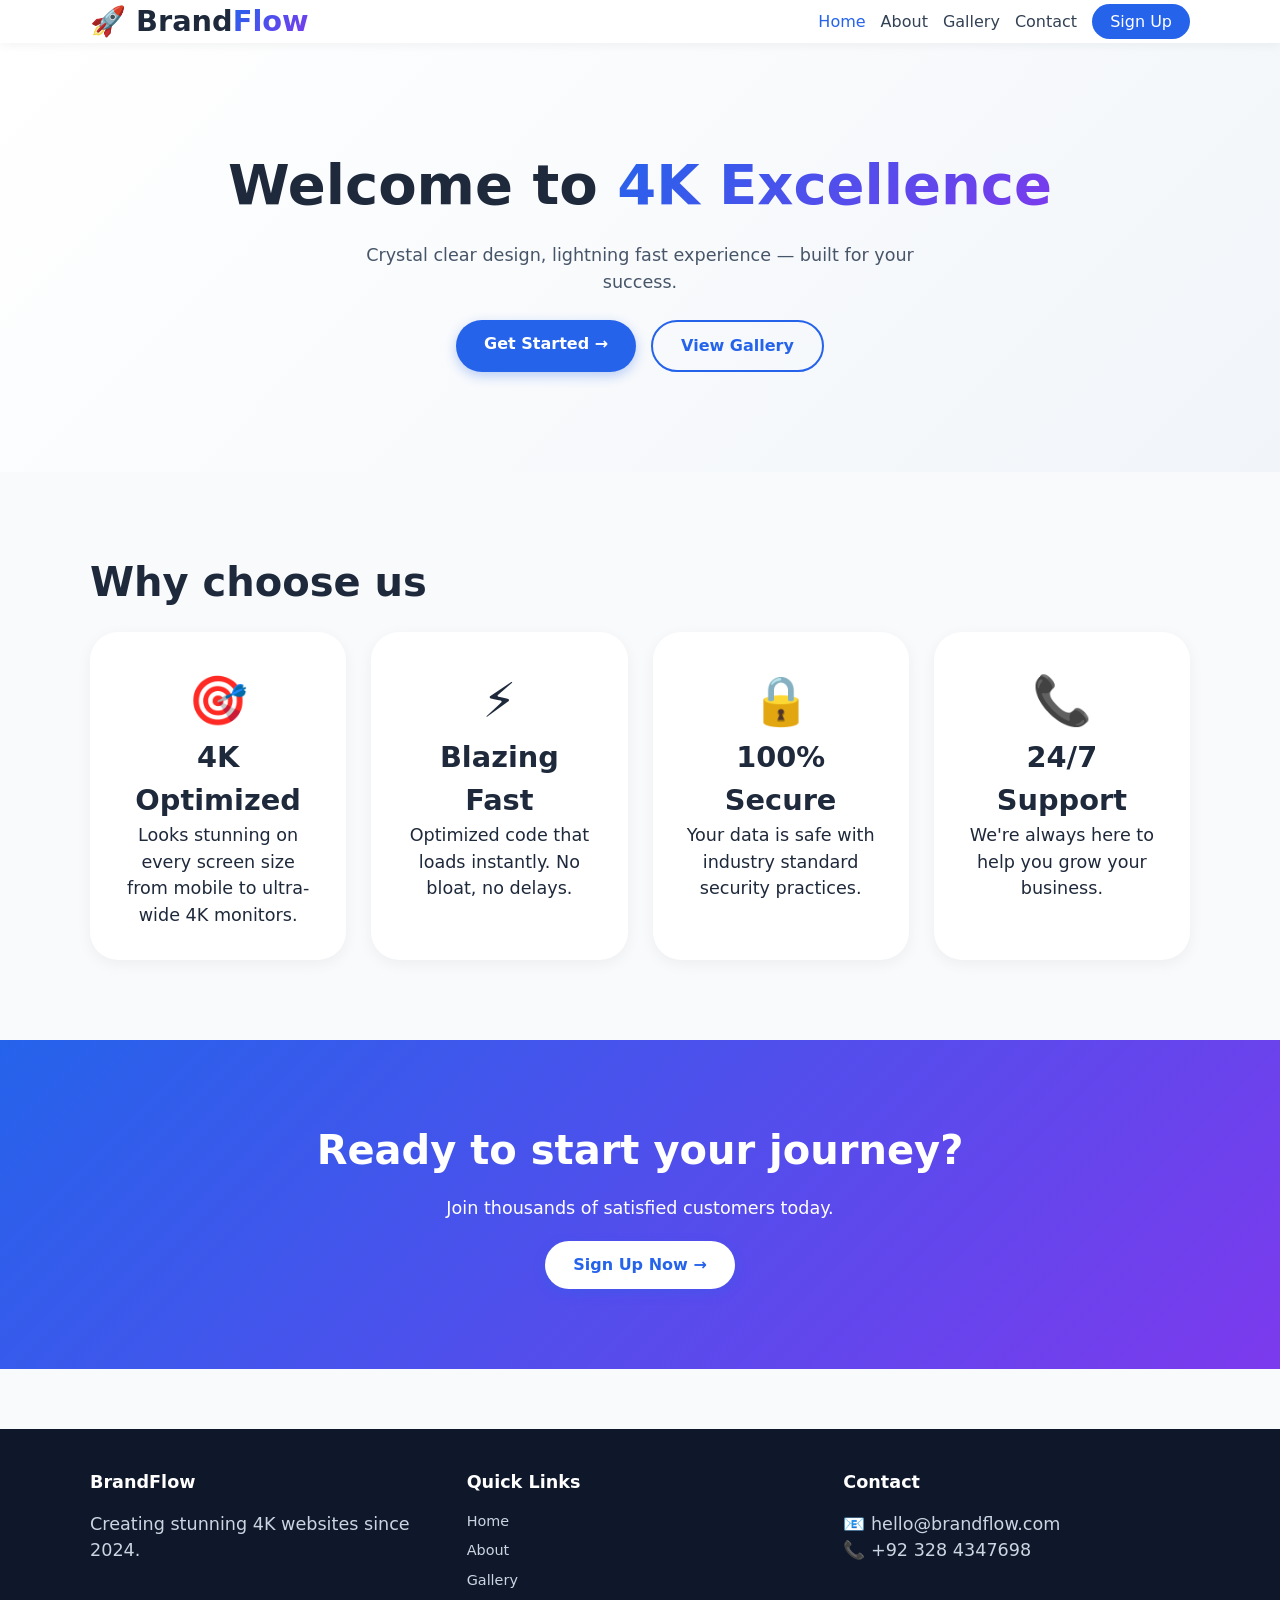
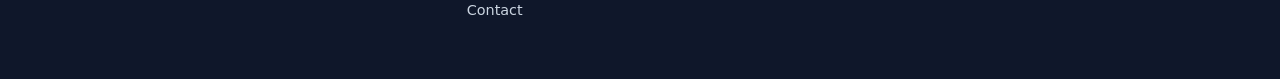
<file: index.html>
<!DOCTYPE html>
<html lang="en">
<head>
    <meta charset="UTF-8">
    <meta name="viewport" content="width=device-width, initial-scale=1.0">
    <title>Home | 4K Website</title>
    <link rel="stylesheet" href="style.css">
</head>
<body>
    <header>
        <nav class="container">
            <div class="logo">🚀 Brand<span>Flow</span></div>
            <ul class="nav-links" id="navLinks">
                <li><a href="index.html" class="active">Home</a></li>
                <li><a href="about.html">About</a></li>
                <li><a href="gallery.html">Gallery</a></li>
                <li><a href="contact.html">Contact</a></li>
                <li id="authNavItem"><a href="signup.html" class="btn-small">Sign Up</a></li>
            </ul>
        </nav>
    </header>

    <main>
        <section class="hero">
            <div class="container">
                <h1>Welcome to <span class="gradient-text">4K Excellence</span></h1>
                <p>Crystal clear design, lightning fast experience — built for your success.</p>
                <div class="hero-buttons">
                    <a href="signup.html" class="btn btn-primary">Get Started →</a>
                    <a href="gallery.html" class="btn btn-outline">View Gallery</a>
                </div>
            </div>
        </section>

        <section class="features">
            <div class="container">
                <h2>Why choose us</h2>
                <div class="features-grid">
                    <div class="feature-card">
                        <div class="icon">🎯</div>
                        <h3>4K Optimized</h3>
                        <p>Looks stunning on every screen size from mobile to ultra-wide 4K monitors.</p>
                    </div>
                    <div class="feature-card">
                        <div class="icon">⚡</div>
                        <h3>Blazing Fast</h3>
                        <p>Optimized code that loads instantly. No bloat, no delays.</p>
                    </div>
                    <div class="feature-card">
                        <div class="icon">🔒</div>
                        <h3>100% Secure</h3>
                        <p>Your data is safe with industry standard security practices.</p>
                    </div>
                    <div class="feature-card">
                        <div class="icon">📞</div>
                        <h3>24/7 Support</h3>
                        <p>We're always here to help you grow your business.</p>
                    </div>
                </div>
            </div>
        </section>

        <section class="cta">
            <div class="container">
                <h2>Ready to start your journey?</h2>
                <p>Join thousands of satisfied customers today.</p>
                <a href="signup.html" class="btn btn-primary">Sign Up Now →</a>
            </div>
        </section>
    </main>

    <footer>
        <div class="container">
            <div class="footer-content">
                <div class="footer-section">
                    <h4>BrandFlow</h4>
                    <p>Creating stunning 4K websites since 2024.</p>
                </div>
                <div class="footer-section">
                    <h4>Quick Links</h4>
                    <a href="index.html">Home</a>
                    <a href="about.html">About</a>
                    <a href="gallery.html">Gallery</a>
                    <a href="contact.html">Contact</a>
                </div>
                <div class="footer-section">
                    <h4>Contact</h4>
                    <p>📧 hello@brandflow.com</p>
                    <p>📞 +92 328 4347698</p>
                </div>
            </div>
        </div>
    </footer>

    <style>
        /* User Dropdown Styles */
        .user-dropdown {
            position: relative;
            display: inline-block;
        }
        .user-name {
            background: linear-gradient(135deg, #2563eb, #7c3aed);
            color: white;
            padding: 8px 20px;
            border-radius: 30px;
            cursor: pointer;
            font-weight: 500;
            display: flex;
            align-items: center;
            gap: 8px;
        }
        .dropdown-content {
            display: none;
            position: absolute;
            right: 0;
            background: white;
            min-width: 160px;
            box-shadow: 0 8px 20px rgba(0,0,0,0.1);
            border-radius: 16px;
            z-index: 1;
            margin-top: 8px;
        }
        .dropdown-content a {
            color: #1e293b !important;
            padding: 12px 16px;
            display: block;
            text-align: left;
            text-decoration: none;
        }
        .dropdown-content a:hover {
            background: #f1f5f9;
            border-radius: 16px;
        }
        .user-dropdown:hover .dropdown-content {
            display: block;
        }
        .toast-message {
            position: fixed;
            bottom: 30px;
            right: 30px;
            background: #10b981;
            color: white;
            padding: 12px 24px;
            border-radius: 50px;
            z-index: 1000;
            animation: slideIn 0.3s ease;
        }
        @keyframes slideIn {
            from {
                transform: translateX(100px);
                opacity: 0;
            }
            to {
                transform: translateX(0);
                opacity: 1;
            }
        }
    </style>

    <script>
        const authNavItem = document.getElementById('authNavItem');

        // Show toast notification
        function showToast(message) {
            const toast = document.createElement('div');
            toast.className = 'toast-message';
            toast.textContent = message;
            document.body.appendChild(toast);
            setTimeout(() => {
                toast.remove();
            }, 3000);
        }

        // Update navigation bar to show user name instead of signup button
        function updateNavForLoggedInUser(firstName, lastName) {
            const fullName = `${firstName} ${lastName}`;
            authNavItem.innerHTML = `
                <div class="user-dropdown">
                    <div class="user-name">
                        👤 ${fullName}
                        ▼
                    </div>
                    <div class="dropdown-content">
                        <a href="profile.html">📋 My Profile</a>
                        <a href="#" id="logoutLink">🚪 Logout</a>
                    </div>
                </div>
            `;
            
            // Add logout functionality
            const logoutLink = document.getElementById('logoutLink');
            if (logoutLink) {
                logoutLink.addEventListener('click', (e) => {
                    e.preventDefault();
                    localStorage.removeItem('loggedInUser');
                    showToast('Logged out successfully!');
                    setTimeout(() => {
                        window.location.href = 'index.html';
                    }, 1000);
                });
            }
        }

        // Check if user is already logged in
        function checkLoginStatus() {
            const loggedInUser = localStorage.getItem('loggedInUser');
            if (loggedInUser) {
                const user = JSON.parse(loggedInUser);
                updateNavForLoggedInUser(user.firstName, user.lastName);
            }
        }

        // Run on page load
        checkLoginStatus();
    </script>
</body>
</html>
</file>
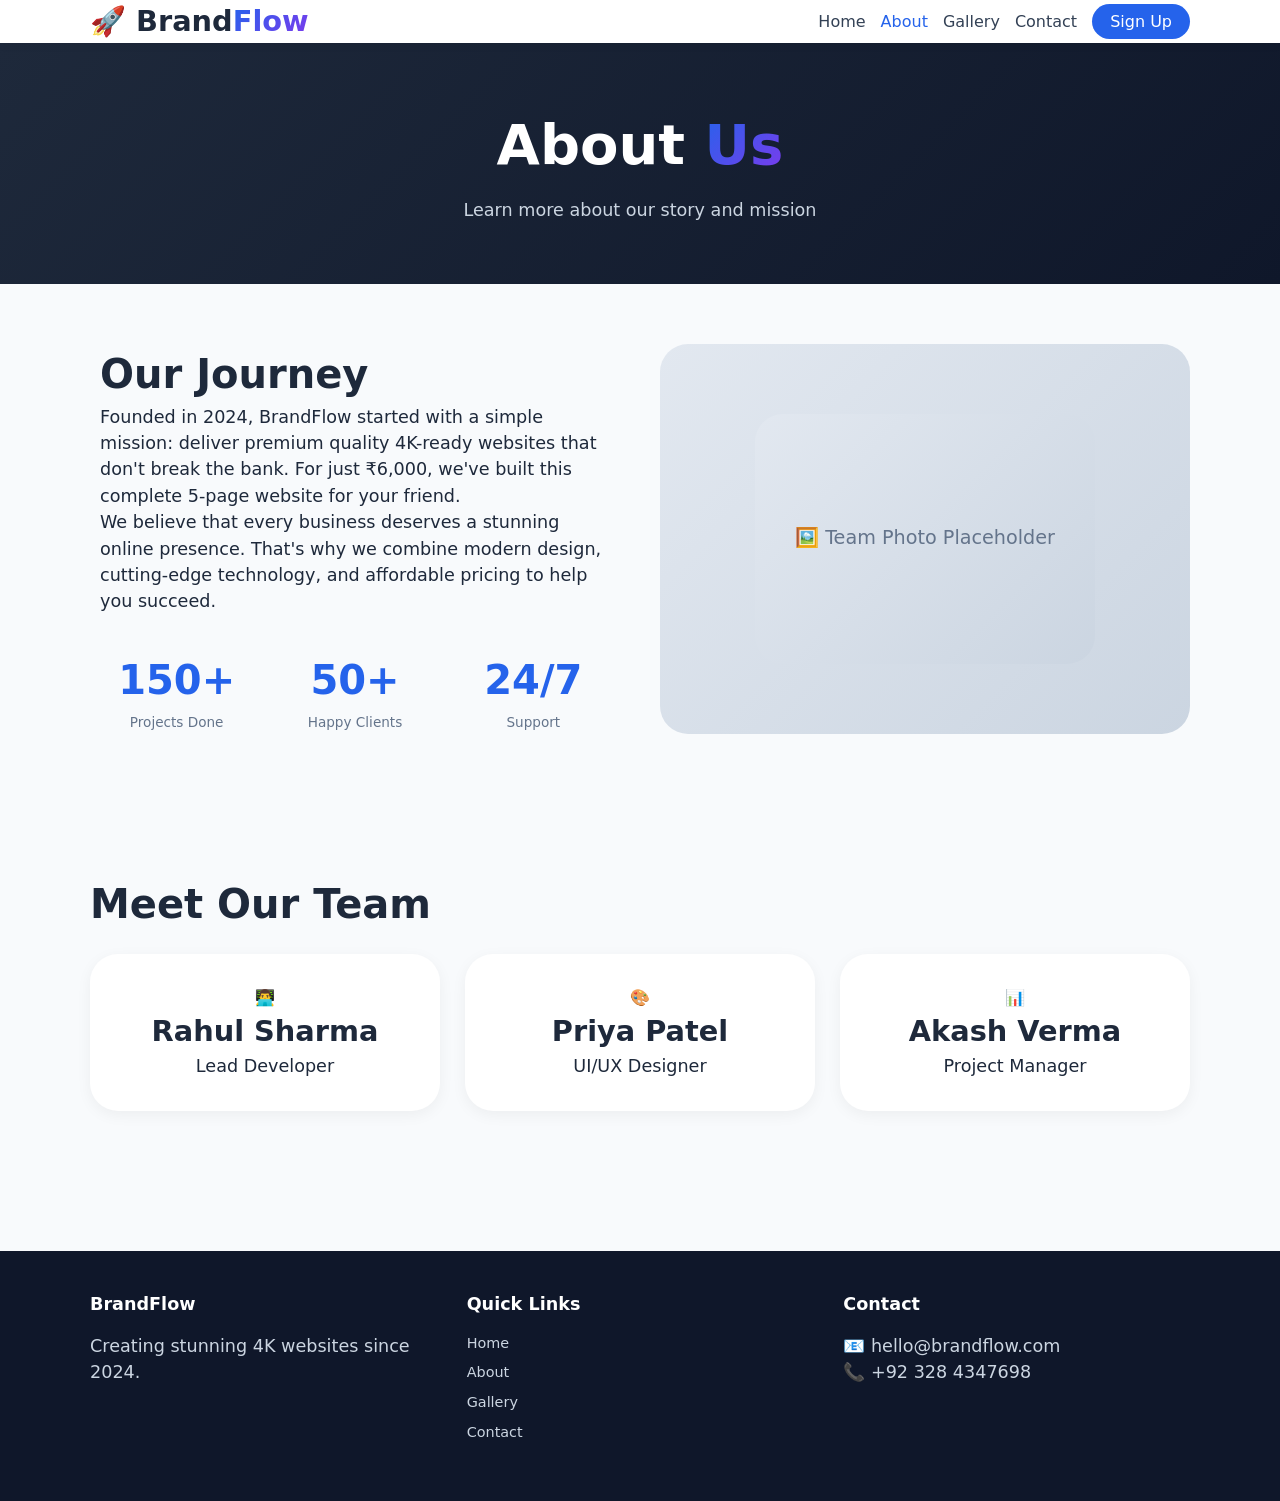
<file: about.html>
<!DOCTYPE html>
<html lang="en">
<head>
    <meta charset="UTF-8">
    <meta name="viewport" content="width=device-width, initial-scale=1.0">
    <title>About | 4K Website</title>
    <link rel="stylesheet" href="style.css">
</head>
<body>
    <header>
        <nav class="container">
            <div class="logo">🚀 Brand<span>Flow</span></div>
            <ul class="nav-links" id="navLinks">
                <li><a href="index.html">Home</a></li>
                <li><a href="about.html" class="active">About</a></li>
                <li><a href="gallery.html">Gallery</a></li>
                <li><a href="contact.html">Contact</a></li>
                <li id="authNavItem"><a href="signup.html" class="btn-small">Sign Up</a></li>
            </ul>
        </nav>
    </header>

    <main>
        <section class="page-header">
            <div class="container">
                <h1>About <span class="gradient-text">Us</span></h1>
                <p>Learn more about our story and mission</p>
            </div>
        </section>

        <section class="about-story">
            <div class="container">
                <div class="about-grid">
                    <div class="about-content">
                        <h2>Our Journey</h2>
                        <p>Founded in 2024, BrandFlow started with a simple mission: deliver premium quality 4K-ready websites that don't break the bank. For just ₹6,000, we've built this complete 5-page website for your friend.</p>
                        <p>We believe that every business deserves a stunning online presence. That's why we combine modern design, cutting-edge technology, and affordable pricing to help you succeed.</p>
                        <div class="stats">
                            <div class="stat">
                                <span class="stat-number">150+</span>
                                <span class="stat-label">Projects Done</span>
                            </div>
                            <div class="stat">
                                <span class="stat-number">50+</span>
                                <span class="stat-label">Happy Clients</span>
                            </div>
                            <div class="stat">
                                <span class="stat-number">24/7</span>
                                <span class="stat-label">Support</span>
                            </div>
                        </div>
                    </div>
                    <div class="about-image">
                        <div class="image-placeholder">
                            🖼️ Team Photo Placeholder
                        </div>
                    </div>
                </div>
            </div>
        </section>

        <section class="team">
            <div class="container">
                <h2>Meet Our Team</h2>
                <div class="team-grid">
                    <div class="team-card">
                        <div class="team-avatar">👨‍💻</div>
                        <h3>Rahul Sharma</h3>
                        <p>Lead Developer</p>
                    </div>
                    <div class="team-card">
                        <div class="team-avatar">🎨</div>
                        <h3>Priya Patel</h3>
                        <p>UI/UX Designer</p>
                    </div>
                    <div class="team-card">
                        <div class="team-avatar">📊</div>
                        <h3>Akash Verma</h3>
                        <p>Project Manager</p>
                    </div>
                </div>
            </div>
        </section>
    </main>

    <footer>
        <div class="container">
            <div class="footer-content">
                <div class="footer-section">
                    <h4>BrandFlow</h4>
                    <p>Creating stunning 4K websites since 2024.</p>
                </div>
                <div class="footer-section">
                    <h4>Quick Links</h4>
                    <a href="index.html">Home</a>
                    <a href="about.html">About</a>
                    <a href="gallery.html">Gallery</a>
                    <a href="contact.html">Contact</a>
                </div>
                <div class="footer-section">
                    <h4>Contact</h4>
                    <p>📧 hello@brandflow.com</p>
                    <p>📞 +92 328 4347698</p>
                </div>
            </div>
        </div>
    </footer>
        <script>
        const authNavItem = document.getElementById('authNavItem');

        // Show toast notification
        function showToast(message) {
            const toast = document.createElement('div');
            toast.className = 'toast-message';
            toast.textContent = message;
            document.body.appendChild(toast);
            setTimeout(() => {
                toast.remove();
            }, 3000);
        }

        // Update navigation bar to show user name instead of signup button
        function updateNavForLoggedInUser(firstName, lastName) {
            const fullName = `${firstName} ${lastName}`;
            authNavItem.innerHTML = `
                <div class="user-dropdown">
                    <div class="user-name">
                        👤 ${fullName}
                        ▼
                    </div>
                    <div class="dropdown-content">
                        <a href="profile.html">📋 My Profile</a>
                        <a href="#" id="logoutLink">🚪 Logout</a>
                    </div>
                </div>
            `;
            
            // Add logout functionality
            const logoutLink = document.getElementById('logoutLink');
            if (logoutLink) {
                logoutLink.addEventListener('click', (e) => {
                    e.preventDefault();
                    localStorage.removeItem('loggedInUser');
                    showToast('Logged out successfully!');
                    setTimeout(() => {
                        window.location.href = 'index.html';
                    }, 1000);
                });
            }
        }

        // Check if user is already logged in
        function checkLoginStatus() {
            const loggedInUser = localStorage.getItem('loggedInUser');
            if (loggedInUser) {
                const user = JSON.parse(loggedInUser);
                updateNavForLoggedInUser(user.firstName, user.lastName);
            }
        }

        // Run on page load
        checkLoginStatus();
    </script>
</body>
</html>
</file>
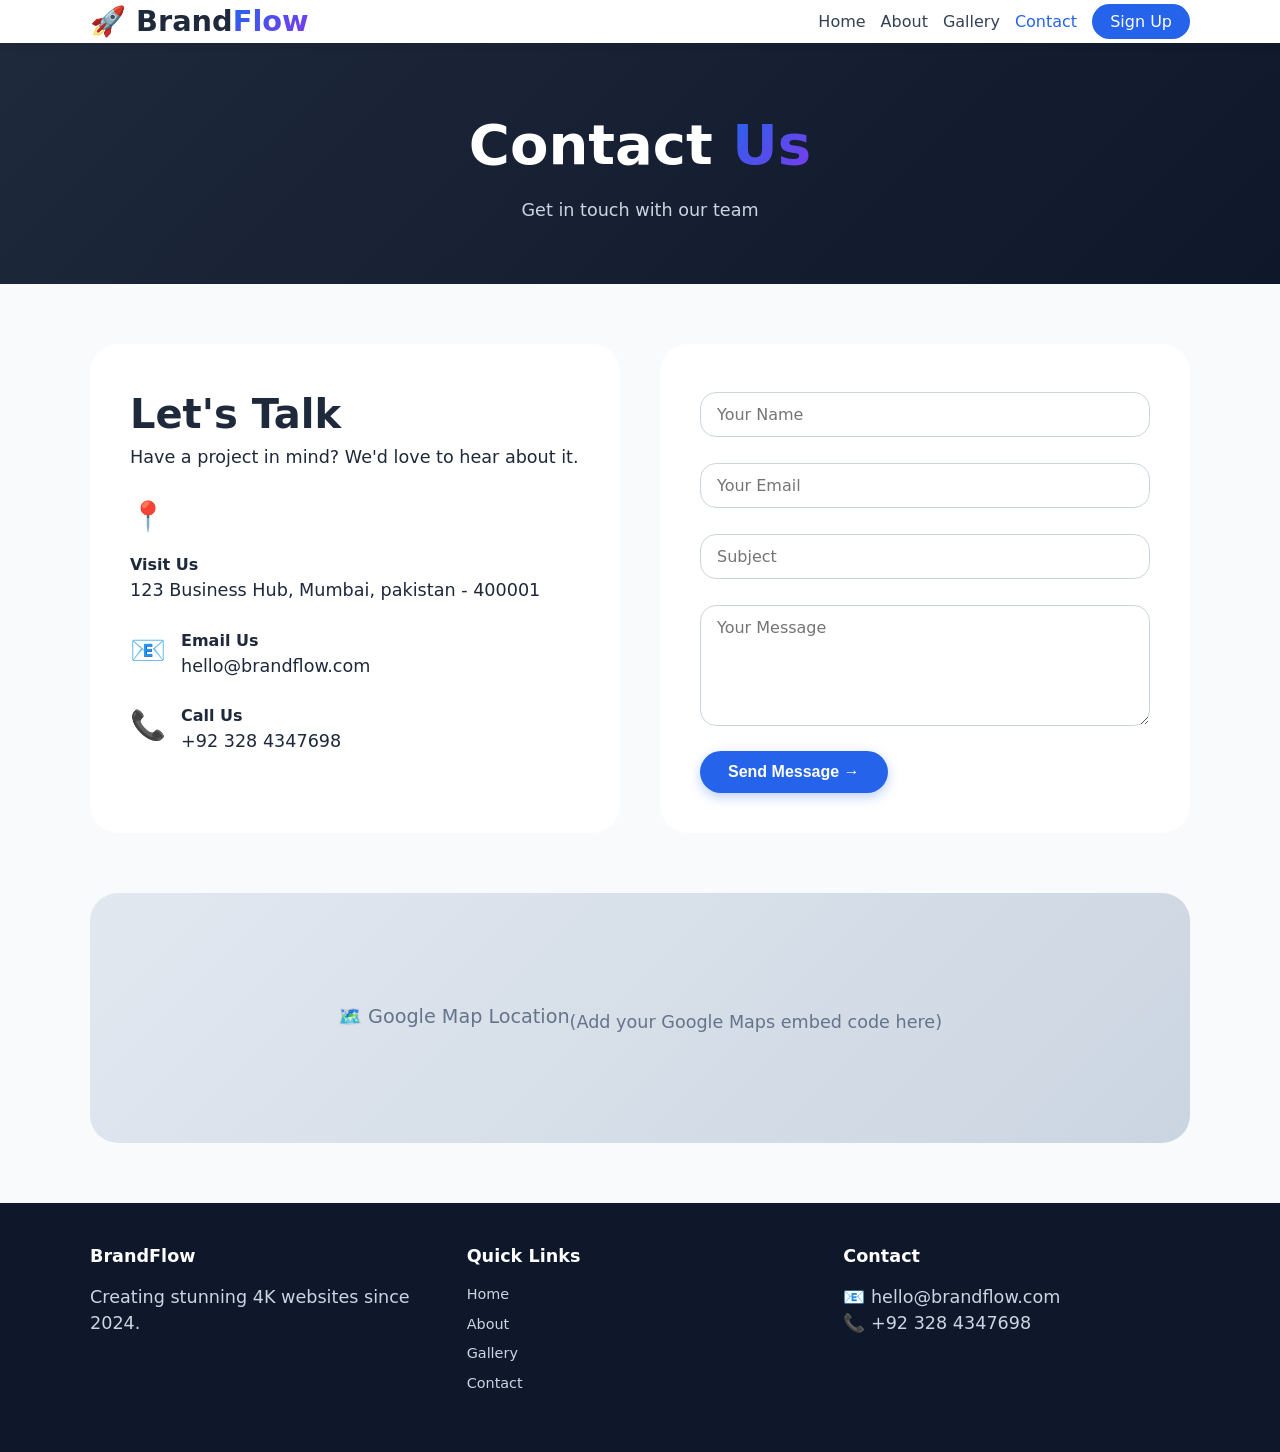
<file: contact.html>
<!DOCTYPE html>
<html lang="en">
<head>
    <meta charset="UTF-8">
    <meta name="viewport" content="width=device-width, initial-scale=1.0">
    <title>Contact | 4K Website</title>
    <link rel="stylesheet" href="style.css">
</head>
<body>
    <header>
        <nav class="container">
            <div class="logo">🚀 Brand<span>Flow</span></div>
            <ul class="nav-links" id="navLinks">
                <li><a href="index.html">Home</a></li>
                <li><a href="about.html">About</a></li>
                <li><a href="gallery.html">Gallery</a></li>
                <li><a href="contact.html" class="active">Contact</a></li>
                <li id="authNavItem"><a href="signup.html" class="btn-small">Sign Up</a></li>
            </ul>
        </nav>
    </header>

    <main>
        <section class="page-header">
            <div class="container">
                <h1>Contact <span class="gradient-text">Us</span></h1>
                <p>Get in touch with our team</p>
            </div>
        </section>

        <section class="contact-section">
            <div class="container">
                <div class="contact-grid">
                    <div class="contact-info">
                        <h2>Let's Talk</h2>
                        <p>Have a project in mind? We'd love to hear about it.</p>
                        <div class="info-item">
                            <span class="info-icon">📍</span>
                            <div>
                                <h4>Visit Us</h4>
                                <p>123 Business Hub, Mumbai, pakistan - 400001</p>
                            </div>
                        </div>
                        <div class="info-item">
                            <span class="info-icon">📧</span>
                            <div>
                                <h4>Email Us</h4>
                                <p>hello@brandflow.com</p>
                            </div>
                        </div>
                        <div class="info-item">
                            <span class="info-icon">📞</span>
                            <div>
                                <h4>Call Us</h4>
                                <p>+92 328 4347698</p>
                            </div>
                        </div>
                    </div>

                    <div class="contact-form-box">
                        <form id="contactForm">
                            <input type="text" placeholder="Your Name" required>
                            <input type="email" placeholder="Your Email" required>
                            <input type="text" placeholder="Subject">
                            <textarea rows="5" placeholder="Your Message" required></textarea>
                            <button type="submit" class="btn btn-primary">Send Message →</button>
                        </form>
                    </div>
                </div>
            </div>
        </section>

        <section class="map-section">
            <div class="container">
                <div class="map-placeholder">
                    🗺️ Google Map Location
                    <p style="margin-top: 10px;">(Add your Google Maps embed code here)</p>
                </div>
            </div>
        </section>
    </main>

    <footer>
        <div class="container">
            <div class="footer-content">
                <div class="footer-section">
                    <h4>BrandFlow</h4>
                    <p>Creating stunning 4K websites since 2024.</p>
                </div>
                <div class="footer-section">
                    <h4>Quick Links</h4>
                    <a href="index.html">Home</a>
                    <a href="about.html">About</a>
                    <a href="gallery.html">Gallery</a>
                    <a href="contact.html">Contact</a>
                </div>
                <div class="footer-section">
                    <h4>Contact</h4>
                    <p>📧 hello@brandflow.com</p>
                    <p>📞 +92 328 4347698</p>
                </div>
            </div>
   
        </div>
    </footer>

    <script>
        document.getElementById('contactForm')?.addEventListener('submit', function(e) {
            e.preventDefault();
            alert('Thank you! We will get back to you within 24 hours.');
            this.reset();
        });
    </script>
        <script>
        const authNavItem = document.getElementById('authNavItem');

        // Show toast notification
        function showToast(message) {
            const toast = document.createElement('div');
            toast.className = 'toast-message';
            toast.textContent = message;
            document.body.appendChild(toast);
            setTimeout(() => {
                toast.remove();
            }, 3000);
        }

        // Update navigation bar to show user name instead of signup button
        function updateNavForLoggedInUser(firstName, lastName) {
            const fullName = `${firstName} ${lastName}`;
            authNavItem.innerHTML = `
                <div class="user-dropdown">
                    <div class="user-name">
                        👤 ${fullName}
                        ▼
                    </div>
                    <div class="dropdown-content">
                        <a href="profile.html">📋 My Profile</a>
                        <a href="#" id="logoutLink">🚪 Logout</a>
                    </div>
                </div>
            `;
            
            // Add logout functionality
            const logoutLink = document.getElementById('logoutLink');
            if (logoutLink) {
                logoutLink.addEventListener('click', (e) => {
                    e.preventDefault();
                    localStorage.removeItem('loggedInUser');
                    showToast('Logged out successfully!');
                    setTimeout(() => {
                        window.location.href = 'index.html';
                    }, 1000);
                });
            }
        }

        // Check if user is already logged in
        function checkLoginStatus() {
            const loggedInUser = localStorage.getItem('loggedInUser');
            if (loggedInUser) {
                const user = JSON.parse(loggedInUser);
                updateNavForLoggedInUser(user.firstName, user.lastName);
            }
        }

        // Run on page load
        checkLoginStatus();
    </script>
</body>
</html>
</file>
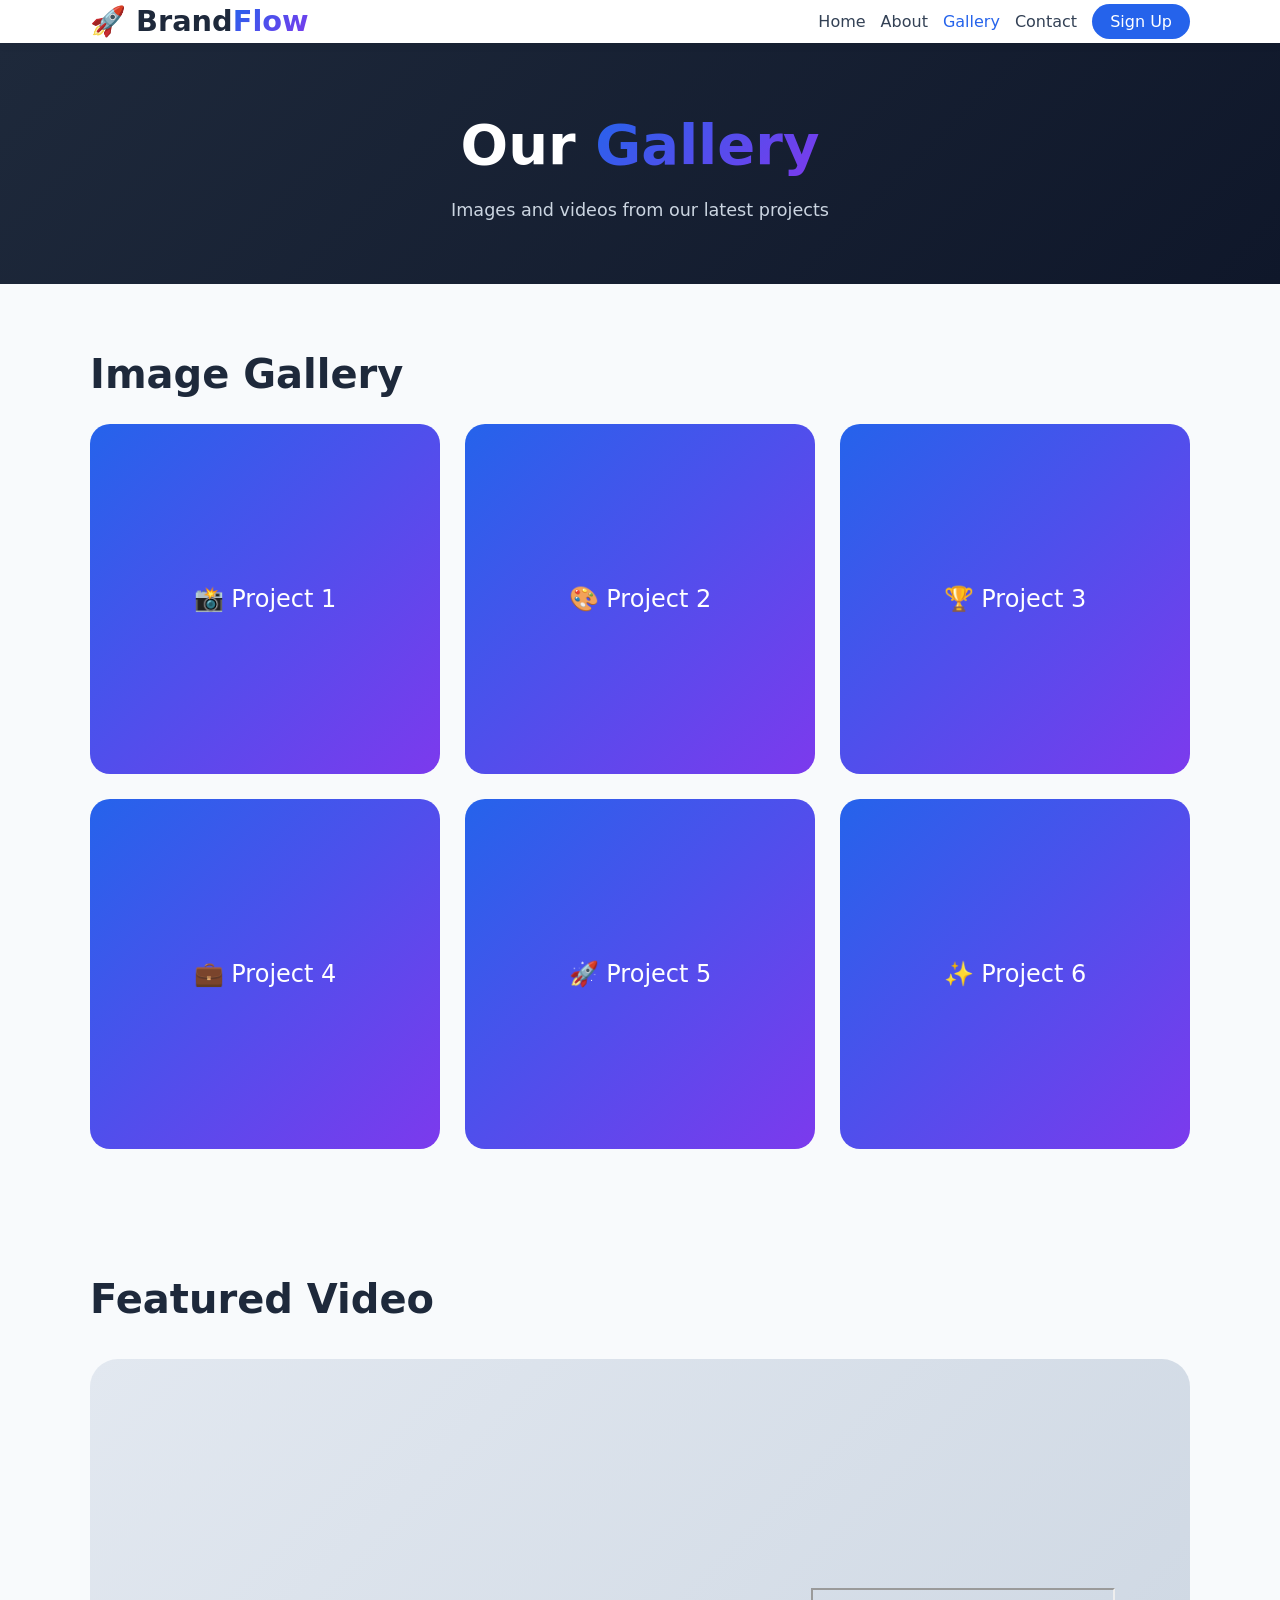
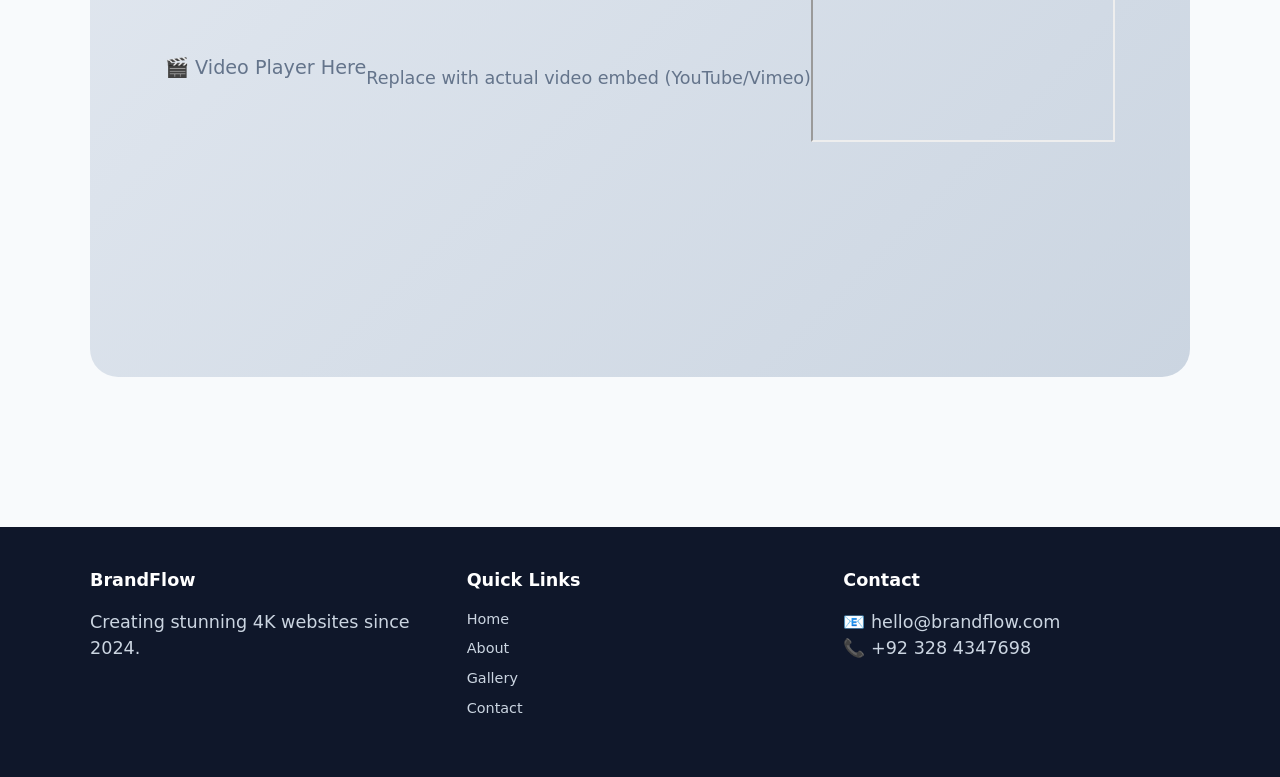
<file: gallery.html>
<!DOCTYPE html>
<html lang="en">
<head>
    <meta charset="UTF-8">
    <meta name="viewport" content="width=device-width, initial-scale=1.0">
    <title>Gallery | 4K Website</title>
    <link rel="stylesheet" href="style.css">
</head>
<body>
    <header>
        <nav class="container">
            <div class="logo">🚀 Brand<span>Flow</span></div>
            <ul class="nav-links" id="navLinks">
                <li><a href="index.html">Home</a></li>
                <li><a href="about.html">About</a></li>
                <li><a href="gallery.html"  class="active">Gallery</a></li>
                <li><a href="contact.html">Contact</a></li>
                <li id="authNavItem"><a href="signup.html" class="btn-small">Sign Up</a></li>
            </ul>
        </nav>
    </header>

    <main>
        <section class="page-header">
            <div class="container">
                <h1>Our <span class="gradient-text">Gallery</span></h1>
                <p>Images and videos from our latest projects</p>
            </div>
        </section>

        <section class="gallery-section">
            <div class="container">
                <h2>Image Gallery</h2>
                <div class="image-gallery">
                    <div class="gallery-item">
                        <div class="gallery-placeholder">📸 Project 1</div>
                    </div>
                    <div class="gallery-item">
                        <div class="gallery-placeholder">🎨 Project 2</div>
                    </div>
                    <div class="gallery-item">
                        <div class="gallery-placeholder">🏆 Project 3</div>
                    </div>
                    <div class="gallery-item">
                        <div class="gallery-placeholder">💼 Project 4</div>
                    </div>
                    <div class="gallery-item">
                        <div class="gallery-placeholder">🚀 Project 5</div>
                    </div>
                    <div class="gallery-item">
                        <div class="gallery-placeholder">✨ Project 6</div>
                    </div>
                </div>
            </div>
        </section>

        <section class="video-section">
            <div class="container">
                <h2>Featured Video</h2>
                <div class="video-container">
                    <div class="video-placeholder">
                        🎬 Video Player Here
                        <p style="margin-top: 20px;">Replace with actual video embed (YouTube/Vimeo)</p>
                        <p style="font-size: 0.9rem;"><iframe scr="https://www.youtube.com/watch?v=gfGSGjh77tw"></iframe></p>
                    </div>
                </div>
            </div>
        </section>
    </main>

    <footer>
        <div class="container">
            <div class="footer-content">
                <div class="footer-section">
                    <h4>BrandFlow</h4>
                    <p>Creating stunning 4K websites since 2024.</p>
                </div>
                <div class="footer-section">
                    <h4>Quick Links</h4>
                    <a href="index.html">Home</a>
                    <a href="about.html">About</a>
                    <a href="gallery.html">Gallery</a>
                    <a href="contact.html">Contact</a>
                </div>
                <div class="footer-section">
                    <h4>Contact</h4>
                    <p>📧 hello@brandflow.com</p>
                    <p>📞 +92 328 4347698</p>
                </div>
            </div>
        </div>
    </footer>
        <script>
        const authNavItem = document.getElementById('authNavItem');

        // Show toast notification
        function showToast(message) {
            const toast = document.createElement('div');
            toast.className = 'toast-message';
            toast.textContent = message;
            document.body.appendChild(toast);
            setTimeout(() => {
                toast.remove();
            }, 3000);
        }

        // Update navigation bar to show user name instead of signup button
        function updateNavForLoggedInUser(firstName, lastName) {
            const fullName = `${firstName} ${lastName}`;
            authNavItem.innerHTML = `
                <div class="user-dropdown">
                    <div class="user-name">
                        👤 ${fullName}
                        ▼
                    </div>
                    <div class="dropdown-content">
                        <a href="profile.html">📋 My Profile</a>
                        <a href="#" id="logoutLink">🚪 Logout</a>
                    </div>
                </div>
            `;
            
            // Add logout functionality
            const logoutLink = document.getElementById('logoutLink');
            if (logoutLink) {
                logoutLink.addEventListener('click', (e) => {
                    e.preventDefault();
                    localStorage.removeItem('loggedInUser');
                    showToast('Logged out successfully!');
                    setTimeout(() => {
                        window.location.href = 'index.html';
                    }, 1000);
                });
            }
        }

        // Check if user is already logged in
        function checkLoginStatus() {
            const loggedInUser = localStorage.getItem('loggedInUser');
            if (loggedInUser) {
                const user = JSON.parse(loggedInUser);
                updateNavForLoggedInUser(user.firstName, user.lastName);
            }
        }

        // Run on page load
        checkLoginStatus();
    </script>
</body>
</html>
</file>
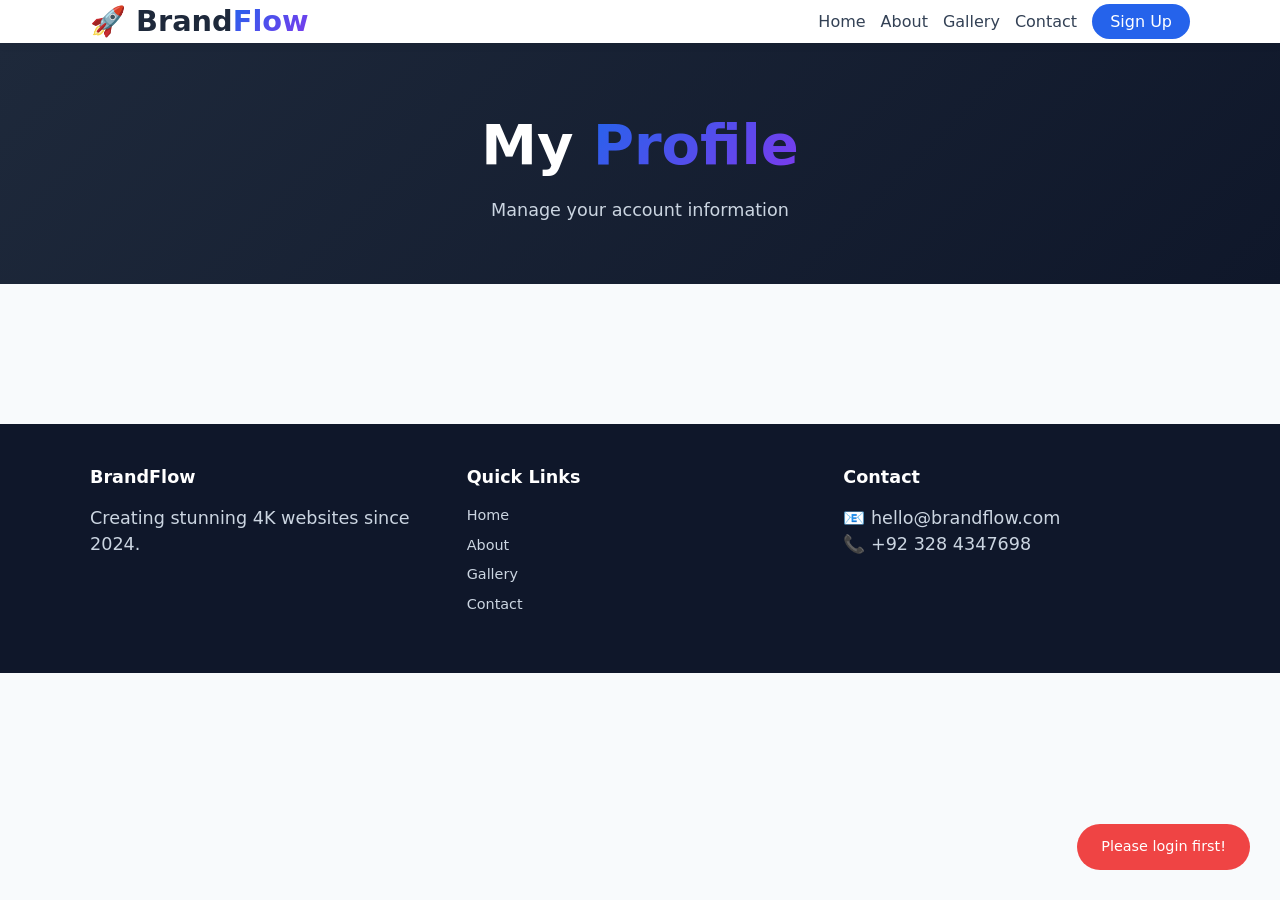
<file: profile.html>
<!DOCTYPE html>
<html lang="en">
<head>
    <meta charset="UTF-8">
    <meta name="viewport" content="width=device-width, initial-scale=1.0">
    <title>My Profile | 4K Website</title>
    <link rel="stylesheet" href="style.css">
    <style>
        /* Profile Page Additional Styles */
        .profile-container {
            max-width: 1000px;
            margin: 0 auto;
            padding: 40px 20px;
        }

        .profile-grid {
            display: grid;
            grid-template-columns: 300px 1fr;
            gap: 32px;
            background: white;
            border-radius: 28px;
            overflow: hidden;
            box-shadow: 0 10px 30px rgba(0,0,0,0.08);
        }

        /* Profile Sidebar */
        .profile-sidebar {
            background: linear-gradient(135deg, #2563eb, #7c3aed);
            padding: 40px 24px;
            text-align: center;
            color: white;
        }

        .profile-avatar {
            position: relative;
            width: 150px;
            height: 150px;
            margin: 0 auto 20px;
            cursor: pointer;
        }

        .avatar-image {
            width: 100%;
            height: 100%;
            border-radius: 50%;
            object-fit: cover;
            border: 4px solid white;
            box-shadow: 0 5px 15px rgba(0,0,0,0.2);
            background: #f1f5f9;
        }

        .avatar-placeholder {
            width: 100%;
            height: 100%;
            border-radius: 50%;
            background: rgba(255,255,255,0.2);
            display: flex;
            align-items: center;
            justify-content: center;
            font-size: 3.5rem;
            border: 4px solid white;
        }

        .avatar-upload {
            position: absolute;
            bottom: 5px;
            right: 5px;
            background: white;
            border-radius: 50%;
            width: 40px;
            height: 40px;
            display: flex;
            align-items: center;
            justify-content: center;
            cursor: pointer;
            color: #2563eb;
            font-size: 1.2rem;
            box-shadow: 0 2px 8px rgba(0,0,0,0.2);
        }

        .profile-name-side {
            font-size: 1.5rem;
            margin: 15px 0 5px;
        }

        .profile-email-side {
            font-size: 0.9rem;
            opacity: 0.9;
            word-break: break-all;
        }

        .member-since {
            margin-top: 20px;
            padding-top: 20px;
            border-top: 1px solid rgba(255,255,255,0.2);
            font-size: 0.8rem;
        }

        /* Profile Content */
        .profile-content {
            padding: 40px;
        }

        .profile-section {
            margin-bottom: 32px;
            padding-bottom: 32px;
            border-bottom: 1px solid #e2e8f0;
        }

        .profile-section:last-child {
            border-bottom: none;
        }

        .profile-section h3 {
            font-size: 1.3rem;
            margin-bottom: 20px;
            color: #1e293b;
            display: flex;
            align-items: center;
            gap: 10px;
        }

        .info-row {
            display: grid;
            grid-template-columns: 120px 1fr;
            margin-bottom: 16px;
            align-items: start;
        }

        .info-label {
            font-weight: 600;
            color: #64748b;
        }

        .info-value {
            color: #1e293b;
        }

        .info-value.editable {
            background: #f8fafc;
            padding: 8px 12px;
            border-radius: 12px;
            border: 1px solid #e2e8f0;
            width: 100%;
        }

        .info-value.editable:focus {
            outline: none;
            border-color: #2563eb;
            background: white;
        }

        .edit-btn, .save-btn, .cancel-btn {
            background: none;
            border: none;
            color: #2563eb;
            cursor: pointer;
            font-size: 0.9rem;
            padding: 4px 12px;
            border-radius: 20px;
            transition: 0.2s;
        }

        .edit-btn:hover {
            background: #eff6ff;
        }

        .save-btn {
            background: #10b981;
            color: white;
        }

        .cancel-btn {
            background: #ef4444;
            color: white;
        }

        .button-group {
            display: flex;
            gap: 10px;
            margin-top: 20px;
        }

        /* Stats Cards */
        .stats-grid {
            display: grid;
            grid-template-columns: repeat(3, 1fr);
            gap: 16px;
            margin-top: 20px;
        }

        .stat-card {
            background: #f8fafc;
            padding: 20px;
            border-radius: 20px;
            text-align: center;
        }

        .stat-number {
            font-size: 1.8rem;
            font-weight: 800;
            color: #2563eb;
        }

        .stat-label {
            font-size: 0.8rem;
            color: #64748b;
            margin-top: 5px;
        }

        /* Modal for password change */
        .password-modal {
            display: none;
            position: fixed;
            z-index: 1000;
            left: 0;
            top: 0;
            width: 100%;
            height: 100%;
            background: rgba(0,0,0,0.5);
            backdrop-filter: blur(5px);
        }

        .password-modal-content {
            background: white;
            margin: 15% auto;
            padding: 32px;
            border-radius: 28px;
            width: 90%;
            max-width: 400px;
        }

        /* Responsive */
        @media (max-width: 768px) {
            .profile-grid {
                grid-template-columns: 1fr;
            }
            .info-row {
                grid-template-columns: 1fr;
                gap: 5px;
            }
            .stats-grid {
                grid-template-columns: 1fr;
            }
        }

        /* Toast */
        .toast-message {
            position: fixed;
            bottom: 30px;
            right: 30px;
            background: #10b981;
            color: white;
            padding: 12px 24px;
            border-radius: 50px;
            z-index: 1000;
            animation: slideIn 0.3s ease;
        }

        @keyframes slideIn {
            from {
                transform: translateX(100px);
                opacity: 0;
            }
            to {
                transform: translateX(0);
                opacity: 1;
            }
        }
    </style>
</head>
<body>
    <header>
        <nav class="container">
            <div class="logo">🚀 Brand<span>Flow</span></div>
            <ul class="nav-links" id="navLinks">
                <li><a href="index.html">Home</a></li>
                <li><a href="about.html">About</a></li>
                <li><a href="gallery.html">Gallery</a></li>
                <li><a href="contact.html">Contact</a></li>
                <li id="authNavItem"><a href="signup.html" class="btn-small">Sign Up</a></li>
            </ul>
        </nav>
    </header>

    <main>
        <section class="page-header">
            <div class="container">
                <h1>My <span class="gradient-text">Profile</span></h1>
                <p>Manage your account information</p>
            </div>
        </section>

        <div class="profile-container">
            <div class="profile-grid" id="profileGrid">
                <!-- Will be filled by JavaScript -->
            </div>
        </div>

        <!-- Password Change Modal -->
        <div id="passwordModal" class="password-modal">
            <div class="password-modal-content">
                <h3 style="margin-bottom: 20px;">Change Password</h3>
                <form id="changePasswordForm">
                    <input type="password" id="currentPassword" placeholder="Current Password" required style="margin-bottom: 15px;">
                    <input type="password" id="newPassword" placeholder="New Password" required style="margin-bottom: 15px;">
                    <input type="password" id="confirmNewPassword" placeholder="Confirm New Password" required style="margin-bottom: 20px;">
                    <div class="button-group">
                        <button type="submit" class="save-btn" style="padding: 10px 20px;">Update Password</button>
                        <button type="button" class="cancel-btn" onclick="closePasswordModal()" style="padding: 10px 20px;">Cancel</button>
                    </div>
                </form>
            </div>
        </div>
    </main>

    <footer>
        <div class="container">
            <div class="footer-content">
                <div class="footer-section">
                    <h4>BrandFlow</h4>
                    <p>Creating stunning 4K websites since 2024.</p>
                </div>
                <div class="footer-section">
                    <h4>Quick Links</h4>
                    <a href="index.html">Home</a>
                    <a href="about.html">About</a>
                    <a href="gallery.html">Gallery</a>
                    <a href="contact.html">Contact</a>
                </div>
                <div class="footer-section">
                    <h4>Contact</h4>
                    <p>📧 hello@brandflow.com</p>
                    <p>📞 +92 328 4347698</p>
                </div>
            </div>
        </div>
    </footer>

    <script>
        // Current user data
        let currentUser = null;
        let isEditing = false;

        // Show toast notification
        function showToast(message, isError = false) {
            const toast = document.createElement('div');
            toast.className = 'toast-message';
            toast.style.background = isError ? '#ef4444' : '#10b981';
            toast.textContent = message;
            document.body.appendChild(toast);
            setTimeout(() => toast.remove(), 3000);
        }

        // Update navigation bar
        function updateNavForLoggedInUser(firstName, lastName) {
            const authNavItem = document.getElementById('authNavItem');
            if (!authNavItem) return;
            const fullName = `${firstName} ${lastName}`;
            authNavItem.innerHTML = `
                <div class="user-dropdown" style="position: relative; display: inline-block;">
                    <div class="user-name" style="background: linear-gradient(135deg, #2563eb, #7c3aed); color: white; padding: 8px 20px; border-radius: 30px; cursor: pointer; display: flex; align-items: center; gap: 8px;">
                        👤 ${fullName} ▼
                    </div>
                    <div class="dropdown-content" style="display: none; position: absolute; right: 0; background: white; min-width: 160px; box-shadow: 0 8px 20px rgba(0,0,0,0.1); border-radius: 16px; z-index: 1; margin-top: 8px;">
                        <a href="profile.html" style="display: block; padding: 12px 16px; color: #1e293b !important; text-decoration: none;">📋 My Profile</a>
                        <a href="#" id="logoutLink" style="display: block; padding: 12px 16px; color: #1e293b !important; text-decoration: none;">🚪 Logout</a>
                    </div>
                </div>
            `;
            
            const dropdown = authNavItem.querySelector('.user-dropdown');
            const dropdownContent = authNavItem.querySelector('.dropdown-content');
            
            if (dropdown && dropdownContent) {
                dropdown.addEventListener('mouseenter', () => dropdownContent.style.display = 'block');
                dropdown.addEventListener('mouseleave', () => dropdownContent.style.display = 'none');
            }
            
            const logoutLink = document.getElementById('logoutLink');
            if (logoutLink) {
                logoutLink.addEventListener('click', (e) => {
                    e.preventDefault();
                    localStorage.removeItem('loggedInUser');
                    showToast('Logged out successfully!');
                    setTimeout(() => window.location.href = 'signup.html', 1000);
                });
            }
        }

        // Check login status
        function checkLoginStatus() {
            const loggedInUser = localStorage.getItem('loggedInUser');
            if (!loggedInUser) {
                showToast('Please login first!', true);
                setTimeout(() => window.location.href = 'signup.html', 1500);
                return false;
            }
            currentUser = JSON.parse(loggedInUser);
            updateNavForLoggedInUser(currentUser.firstName, currentUser.lastName);
            return true;
        }

        // Load profile data from localStorage
        function loadProfileData() {
            const users = JSON.parse(localStorage.getItem('users') || '[]');
            const user = users.find(u => u.email === currentUser.email);
            if (user) {
                currentUser = { ...currentUser, ...user };
                localStorage.setItem('loggedInUser', JSON.stringify(currentUser));
            }
            renderProfile();
        }

        // Save profile data to localStorage
        function saveProfileData(updatedData) {
            let users = JSON.parse(localStorage.getItem('users') || '[]');
            const userIndex = users.findIndex(u => u.email === currentUser.email);
            
            if (userIndex !== -1) {
                users[userIndex] = { ...users[userIndex], ...updatedData };
                localStorage.setItem('users', JSON.stringify(users));
            }
            
            currentUser = { ...currentUser, ...updatedData };
            localStorage.setItem('loggedInUser', JSON.stringify(currentUser));
            
            updateNavForLoggedInUser(currentUser.firstName, currentUser.lastName);
            showToast('Profile updated successfully!');
            renderProfile();
        }

        // Render profile UI
        function renderProfile() {
            const profileGrid = document.getElementById('profileGrid');
            const avatarSrc = localStorage.getItem(`avatar_${currentUser.email}`) || null;
            
            profileGrid.innerHTML = `
                <div class="profile-sidebar">
                    <div class="profile-avatar" onclick="document.getElementById('avatarInput').click()">
                        ${avatarSrc ? 
                            `<img src="${avatarSrc}" class="avatar-image" alt="Profile">` : 
                            `<div class="avatar-placeholder">👤</div>`
                        }
                        <div class="avatar-upload">📷</div>
                    </div>
                    <input type="file" id="avatarInput" style="display: none;" accept="image/*" onchange="uploadAvatar(this)">
                    <h2 class="profile-name-side">${currentUser.firstName} ${currentUser.lastName}</h2>
                    <p class="profile-email-side">${currentUser.email}</p>
                    <div class="member-since">
                        <small>Member since: ${new Date(currentUser.registeredAt || Date.now()).toLocaleDateString()}</small>
                    </div>
                </div>
                
                <div class="profile-content">
                    <div class="profile-section">
                        <h3>📋 Personal Information</h3>
                        <div id="personalInfo">
                            ${isEditing ? renderEditForm() : renderViewMode()}
                        </div>
                    </div>
                    
                    <div class="profile-section">
                        <h3>🔐 Security</h3>
                        <div class="info-row">
                            <div class="info-label">Password:</div>
                            <div class="info-value">••••••••</div>
                        </div>
                        <button class="edit-btn" onclick="openPasswordModal()">Change Password</button>
                    </div>
                    
                    <div class="profile-section">
                        <h3>📊 Account Statistics</h3>
                        <div class="stats-grid">
                            <div class="stat-card">
                                <div class="stat-number">${Math.floor(Math.random() * 100) + 1}</div>
                                <div class="stat-label">Projects</div>
                            </div>
                            <div class="stat-card">
                                <div class="stat-number">${Math.floor(Math.random() * 500) + 50}</div>
                                <div class="stat-label">Points Earned</div>
                            </div>
                            <div class="stat-card">
                                <div class="stat-number">${Math.floor(Math.random() * 30) + 1}</div>
                                <div class="stat-label">Days Active</div>
                            </div>
                        </div>
                    </div>
                </div>
            `;
        }

        function renderViewMode() {
            return `
                <div class="info-row">
                    <div class="info-label">First Name:</div>
                    <div class="info-value">${currentUser.firstName}</div>
                </div>
                <div class="info-row">
                    <div class="info-label">Last Name:</div>
                    <div class="info-value">${currentUser.lastName}</div>
                </div>
                <div class="info-row">
                    <div class="info-label">Email:</div>
                    <div class="info-value">${currentUser.email}</div>
                </div>
                <div class="info-row">
                    <div class="info-label">Phone:</div>
                    <div class="info-value">${currentUser.phone || 'Not provided'}</div>
                </div>
                <button class="edit-btn" onclick="toggleEdit()">✏️ Edit Profile</button>
            `;
        }

        function renderEditForm() {
            return `
                <div class="info-row">
                    <div class="info-label">First Name:</div>
                    <input type="text" id="editFirstName" class="info-value editable" value="${currentUser.firstName}">
                </div>
                <div class="info-row">
                    <div class="info-label">Last Name:</div>
                    <input type="text" id="editLastName" class="info-value editable" value="${currentUser.lastName}">
                </div>
                <div class="info-row">
                    <div class="info-label">Phone:</div>
                    <input type="tel" id="editPhone" class="info-value editable" value="${currentUser.phone || ''}">
                </div>
                <div class="button-group">
                    <button class="save-btn" onclick="saveEdit()">💾 Save Changes</button>
                    <button class="cancel-btn" onclick="cancelEdit()">❌ Cancel</button>
                </div>
            `;
        }

        function toggleEdit() {
            isEditing = true;
            renderProfile();
        }

        function cancelEdit() {
            isEditing = false;
            renderProfile();
        }

        function saveEdit() {
            const newFirstName = document.getElementById('editFirstName')?.value.trim();
            const newLastName = document.getElementById('editLastName')?.value.trim();
            const newPhone = document.getElementById('editPhone')?.value.trim();
            
            if (!newFirstName || !newLastName) {
                showToast('First name and last name are required!', true);
                return;
            }
            
            saveProfileData({
                firstName: newFirstName,
                lastName: newLastName,
                phone: newPhone
            });
            
            isEditing = false;
        }

        // Avatar upload
        function uploadAvatar(input) {
            if (input.files && input.files[0]) {
                const file = input.files[0];
                if (!file.type.startsWith('image/')) {
                    showToast('Please select an image file!', true);
                    return;
                }
                
                const reader = new FileReader();
                reader.onload = function(e) {
                    const avatarData = e.target.result;
                    localStorage.setItem(`avatar_${currentUser.email}`, avatarData);
                    showToast('Profile picture updated!');
                    renderProfile();
                };
                reader.readAsDataURL(file);
            }
        }

        // Password modal functions
        function openPasswordModal() {
            document.getElementById('passwordModal').style.display = 'block';
        }

        function closePasswordModal() {
            document.getElementById('passwordModal').style.display = 'none';
            document.getElementById('changePasswordForm').reset();
        }

        // Change password
        const changePasswordForm = document.getElementById('changePasswordForm');
        if (changePasswordForm) {
            changePasswordForm.addEventListener('submit', (e) => {
                e.preventDefault();
                const currentPwd = document.getElementById('currentPassword').value;
                const newPwd = document.getElementById('newPassword').value;
                const confirmPwd = document.getElementById('confirmNewPassword').value;
                
                // For demo, just check if new password is valid
                if (newPwd.length < 4) {
                    showToast('New password must be at least 4 characters!', true);
                    return;
                }
                
                if (newPwd !== confirmPwd) {
                    showToast('New passwords do not match!', true);
                    return;
                }
                
                showToast('Password changed successfully!');
                closePasswordModal();
            });
        }

        // Close modal on outside click
        window.onclick = function(event) {
            const modal = document.getElementById('passwordModal');
            if (event.target === modal) {
                closePasswordModal();
            }
        }

        // Initialize profile page
        if (checkLoginStatus()) {
            loadProfileData();
        }
    </script>
</body>
</html>
</file>
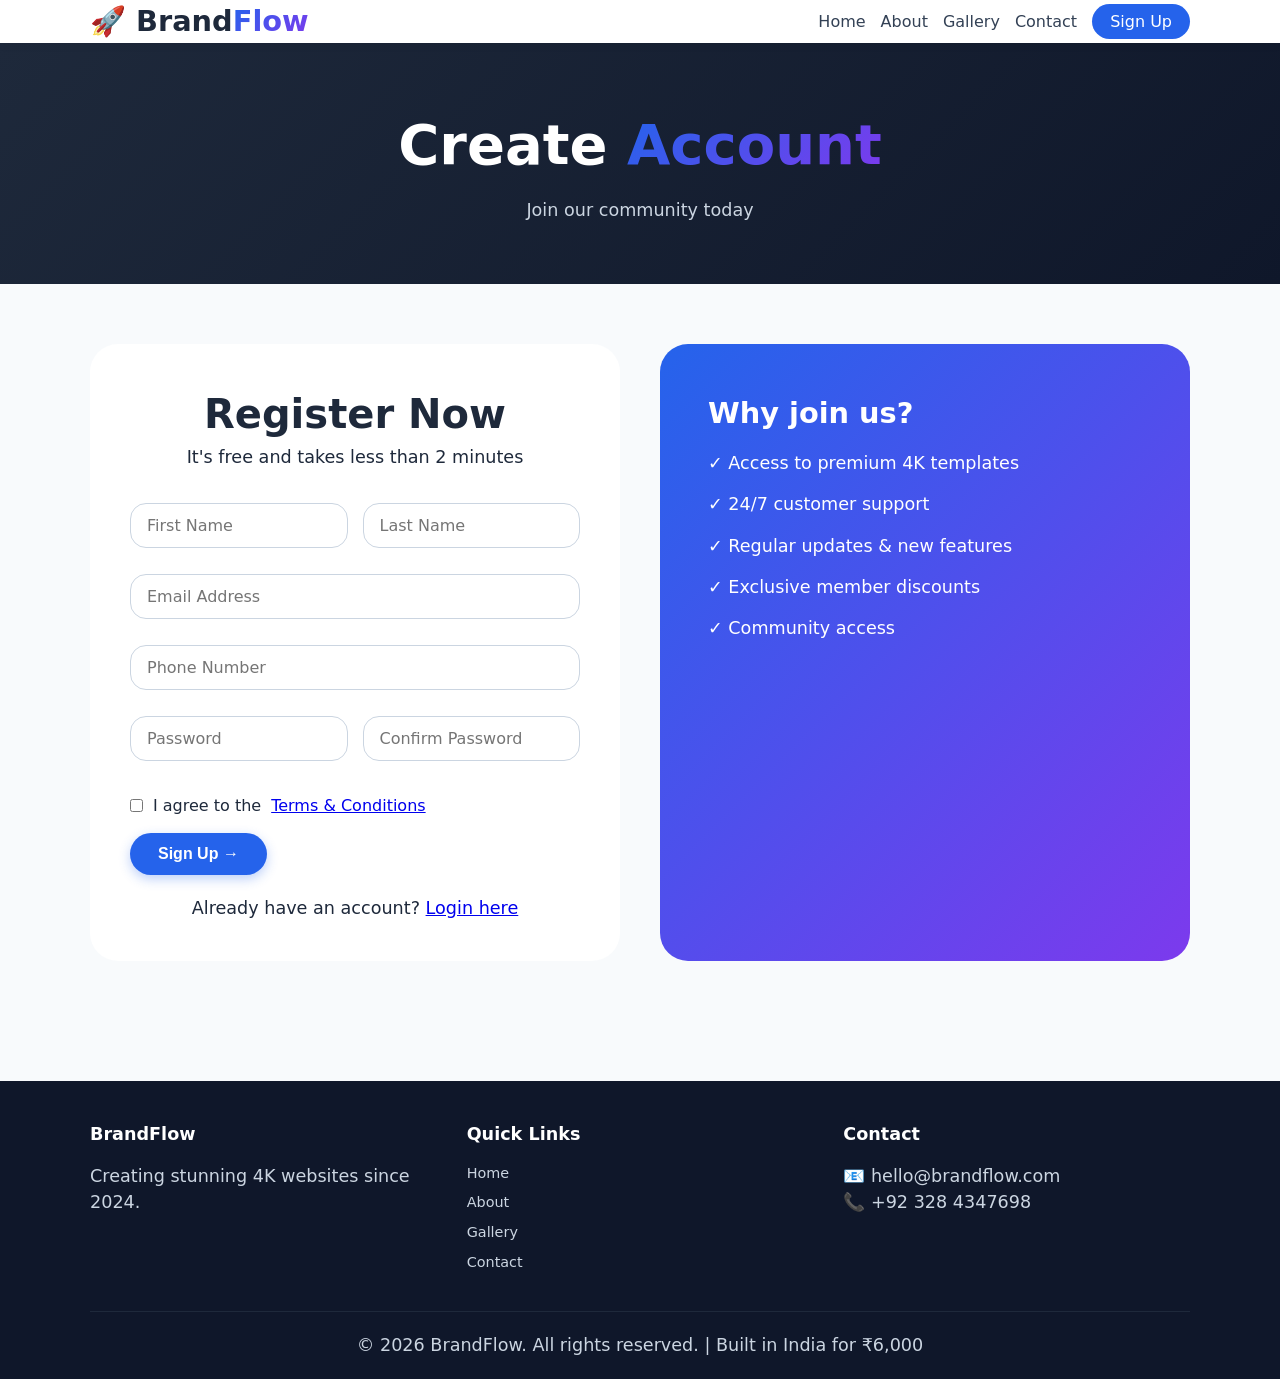
<file: signup.html>
<!DOCTYPE html>
<html lang="en">
<head>
    <meta charset="UTF-8">
    <meta name="viewport" content="width=device-width, initial-scale=1.0">
    <title>Sign Up | 4K Website</title>
    <link rel="stylesheet" href="style.css">
</head>
<body>
    <header>
        <nav class="container">
            <div class="logo">🚀 Brand<span>Flow</span></div>
            <ul class="nav-links" id="navLinks">
                <li><a href="index.html">Home</a></li>
                <li><a href="about.html">About</a></li>
                <li><a href="gallery.html">Gallery</a></li>
                <li><a href="contact.html">Contact</a></li>
                <!-- Signup button will be replaced by user name after signup -->
                <li id="authNavItem"><a href="signup.html" class="btn-small">Sign Up</a></li>
            </ul>
        </nav>
    </header>

    <main>
        <section class="page-header">
            <div class="container">
                <h1>Create <span class="gradient-text">Account</span></h1>
                <p>Join our community today</p>
            </div>
        </section>

        <section class="signup-section">
            <div class="container">
                <div class="signup-container">
                    <div class="signup-box">
                        <div class="signup-header">
                            <h2>Register Now</h2>
                            <p>It's free and takes less than 2 minutes</p>
                        </div>
                        <form id="signupForm">
                            <div class="form-row">
                                <input type="text" id="firstName" placeholder="First Name" required>
                                <input type="text" id="lastName" placeholder="Last Name" required>
                            </div>
                            <input type="email" id="signupEmail" placeholder="Email Address" required>
                            <input type="tel" id="phone" placeholder="Phone Number">
                            <div class="form-row">
                                <input type="password" id="password" placeholder="Password" required>
                                <input type="password" id="confirmPassword" placeholder="Confirm Password" required>
                            </div>
                            <label class="checkbox-label">
                                <input type="checkbox" id="termsCheckbox" required> I agree to the <a href="#">Terms & Conditions</a>
                            </label>
                            <button type="submit" class="btn btn-primary">Sign Up →</button>
                        </form>
                        <div class="signup-footer">
                            <p>Already have an account? <a href="#" id="showLoginBtn">Login here</a></p>
                        </div>
                    </div>

                    <div class="signup-benefits">
                        <h3>Why join us?</h3>
                        <ul>
                            <li>✓ Access to premium 4K templates</li>
                            <li>✓ 24/7 customer support</li>
                            <li>✓ Regular updates & new features</li>
                            <li>✓ Exclusive member discounts</li>
                            <li>✓ Community access</li>
                        </ul>
                    </div>
                </div>
            </div>
        </section>

        <!-- Login Modal (Popup) -->
        <div id="loginModal" class="modal">
            <div class="modal-content">
                <span class="close">&times;</span>
                <h2>Login to Your Account</h2>
                <form id="loginForm">
                    <input type="email" id="loginEmail" placeholder="Email Address" required>
                    <input type="password" id="loginPassword" placeholder="Password" required>
                    <button type="submit" class="btn btn-primary">Login →</button>
                </form>
                <p style="text-align: center; margin-top: 20px;">Don't have an account? <a href="#" id="switchToSignup">Sign Up</a></p>
            </div>
        </div>
    </main>

    <footer>
        <div class="container">
            <div class="footer-content">
                <div class="footer-section">
                    <h4>BrandFlow</h4>
                    <p>Creating stunning 4K websites since 2024.</p>
                </div>
                <div class="footer-section">
                    <h4>Quick Links</h4>
                    <a href="index.html">Home</a>
                    <a href="about.html">About</a>
                    <a href="gallery.html">Gallery</a>
                    <a href="contact.html">Contact</a>
                </div>
                <div class="footer-section">
                    <h4>Contact</h4>
                    <p>📧 hello@brandflow.com</p>
                    <p>📞 +92 328 4347698</p>
                </div>
            </div>
            <div class="footer-bottom">
                <p>© 2026 BrandFlow. All rights reserved. | Built in India for ₹6,000</p>
            </div>
        </div>
    </footer>

    <style>
        /* Modal Styles */
        .modal {
            display: none;
            position: fixed;
            z-index: 1000;
            left: 0;
            top: 0;
            width: 100%;
            height: 100%;
            background-color: rgba(0,0,0,0.5);
            backdrop-filter: blur(5px);
        }
        .modal-content {
            background: white;
            margin: 10% auto;
            padding: 40px;
            border-radius: 28px;
            width: 90%;
            max-width: 450px;
            position: relative;
            animation: slideDown 0.3s ease;
        }
        @keyframes slideDown {
            from {
                transform: translateY(-50px);
                opacity: 0;
            }
            to {
                transform: translateY(0);
                opacity: 1;
            }
        }
        .close {
            position: absolute;
            right: 25px;
            top: 20px;
            font-size: 28px;
            font-weight: bold;
            cursor: pointer;
            color: #64748b;
        }
        .close:hover {
            color: #2563eb;
        }
        .user-dropdown {
            position: relative;
            display: inline-block;
        }
        .user-name {
            background: linear-gradient(135deg, #2563eb, #7c3aed);
            color: white;
            padding: 8px 20px;
            border-radius: 30px;
            cursor: pointer;
            font-weight: 500;
            display: flex;
            align-items: center;
            gap: 8px;
        }
        .dropdown-content {
            display: none;
            position: absolute;
            right: 0;
            background: white;
            min-width: 160px;
            box-shadow: 0 8px 20px rgba(0,0,0,0.1);
            border-radius: 16px;
            z-index: 1;
            margin-top: 8px;
        }
        .dropdown-content a {
            color: #1e293b !important;
            padding: 12px 16px;
            display: block;
            text-align: left;
            text-decoration: none;
        }
        .dropdown-content a:hover {
            background: #f1f5f9;
            border-radius: 16px;
        }
        .user-dropdown:hover .dropdown-content {
            display: block;
        }
        .toast-message {
            position: fixed;
            bottom: 30px;
            right: 30px;
            background: #10b981;
            color: white;
            padding: 12px 24px;
            border-radius: 50px;
            z-index: 1000;
            animation: slideIn 0.3s ease;
        }
        @keyframes slideIn {
            from {
                transform: translateX(100px);
                opacity: 0;
            }
            to {
                transform: translateX(0);
                opacity: 1;
            }
        }
    </style>

    <script>
        // Get DOM elements
        const signupForm = document.getElementById('signupForm');
        const loginModal = document.getElementById('loginModal');
        const closeBtn = document.querySelector('.close');
        const showLoginBtn = document.getElementById('showLoginBtn');
        const switchToSignup = document.getElementById('switchToSignup');
        const loginForm = document.getElementById('loginForm');
        const authNavItem = document.getElementById('authNavItem');

        // Check if user is already logged in
        function checkLoginStatus() {
            const loggedInUser = localStorage.getItem('loggedInUser');
            if (loggedInUser) {
                const user = JSON.parse(loggedInUser);
                updateNavForLoggedInUser(user.firstName, user.lastName);
            }
        }

        // Update navigation bar to show user name instead of signup button
        function updateNavForLoggedInUser(firstName, lastName) {
            const fullName = `${firstName} ${lastName}`;
            authNavItem.innerHTML = `
                <div class="user-dropdown">
                    <div class="user-name">
                        👤 ${fullName}
                        ▼
                    </div>
                    <div class="dropdown-content">
                        <a href="profile.html">📋 My Profile</a>
                        <a href="#" id="logoutLink">🚪 Logout</a>
                    </div>
                </div>
            `;
            
            // Add logout functionality
            const logoutLink = document.getElementById('logoutLink');
            if (logoutLink) {
                logoutLink.addEventListener('click', (e) => {
                    e.preventDefault();
                    localStorage.removeItem('loggedInUser');
                    showToast('Logged out successfully!');
                    setTimeout(() => {
                        window.location.href = 'signup.html';
                    }, 1000);
                });
            }
        }

        // Show toast notification
        function showToast(message) {
            const toast = document.createElement('div');
            toast.className = 'toast-message';
            toast.textContent = message;
            document.body.appendChild(toast);
            setTimeout(() => {
                toast.remove();
            }, 3000);
        }

        // Save user to localStorage
        function saveUser(firstName, lastName, email, phone) {
            const user = {
                firstName: firstName,
                lastName: lastName,
                email: email,
                phone: phone,
                registeredAt: new Date().toISOString()
            };
            // Save to users list
            let users = JSON.parse(localStorage.getItem('users') || '[]');
            users.push(user);
            localStorage.setItem('users', JSON.stringify(users));
            // Set as logged in user
            localStorage.setItem('loggedInUser', JSON.stringify(user));
            return user;
        }

        // Check if email already exists
        function emailExists(email) {
            const users = JSON.parse(localStorage.getItem('users') || '[]');
            return users.some(user => user.email === email);
        }

        // Validate login
        function validateLogin(email, password) {
            const users = JSON.parse(localStorage.getItem('users') || '[]');
            // For demo, any password works if email exists (in real app, check hashed password)
            const user = users.find(u => u.email === email);
            if (user) {
                localStorage.setItem('loggedInUser', JSON.stringify(user));
                return true;
            }
            return false;
        }

        // Signup form submission
        signupForm.addEventListener('submit', (e) => {
            e.preventDefault();
            
            const firstName = document.getElementById('firstName').value.trim();
            const lastName = document.getElementById('lastName').value.trim();
            const email = document.getElementById('signupEmail').value.trim();
            const phone = document.getElementById('phone').value.trim();
            const password = document.getElementById('password').value;
            const confirmPassword = document.getElementById('confirmPassword').value;
            const termsCheckbox = document.getElementById('termsCheckbox');
            
            // Validation
            if (!firstName || !lastName || !email || !password) {
                showToast('Please fill all required fields!');
                return;
            }
            
            if (password !== confirmPassword) {
                showToast('Passwords do not match!');
                return;
            }
            
            if (password.length < 4) {
                showToast('Password must be at least 4 characters!');
                return;
            }
            
            if (!termsCheckbox.checked) {
                showToast('Please agree to the Terms & Conditions!');
                return;
            }
            
            if (emailExists(email)) {
                showToast('Email already registered! Please login.');
                return;
            }
            
            // Save user and login
            const user = saveUser(firstName, lastName, email, phone);
            showToast(`Welcome ${firstName}! Account created successfully 🎉`);
            
            // Update navigation
            updateNavForLoggedInUser(firstName, lastName);
            
            // Redirect to home page after 1.5 seconds
            setTimeout(() => {
                window.location.href = 'index.html';
            }, 1500);
        });
        
        // Show login modal
        showLoginBtn.addEventListener('click', (e) => {
            e.preventDefault();
            loginModal.style.display = 'block';
        });
        
        // Close modal
        closeBtn.addEventListener('click', () => {
            loginModal.style.display = 'none';
        });
        
        // Close modal when clicking outside
        window.addEventListener('click', (e) => {
            if (e.target === loginModal) {
                loginModal.style.display = 'none';
            }
        });
        
        // Switch to signup from modal
        switchToSignup.addEventListener('click', (e) => {
            e.preventDefault();
            loginModal.style.display = 'none';
            window.scrollTo({ top: 0, behavior: 'smooth' });
        });
        
        // Login form submission
        loginForm.addEventListener('submit', (e) => {
            e.preventDefault();
            const email = document.getElementById('loginEmail').value.trim();
            const password = document.getElementById('loginPassword').value;
            
            if (!email || !password) {
                showToast('Please enter email and password!');
                return;
            }
            
            if (validateLogin(email, password)) {
                const user = JSON.parse(localStorage.getItem('loggedInUser'));
                showToast(`Welcome back ${user.firstName}!`);
                loginModal.style.display = 'none';
                updateNavForLoggedInUser(user.firstName, user.lastName);
                setTimeout(() => {
                    window.location.href = 'index.html';
                }, 1000);
            } else {
                showToast('Email not found! Please sign up first.');
            }
        });
        
        // Check login status on page load
        checkLoginStatus();
        
        // If already logged in and on signup page, redirect to home
        if (localStorage.getItem('loggedInUser') && window.location.pathname.includes('signup.html')) {
            setTimeout(() => {
                window.location.href = 'index.html';
            }, 1000);
        }
    </script>
</body>
</html>
</file>
<file: style.css>
/* ============================================
   GLOBAL STYLES - Base for all devices
   ============================================ */

* {
    margin: 0;
    padding: 0;
    box-sizing: border-box;
}

body {
    font-family: system-ui, -apple-system, 'Segoe UI', Roboto, 'Helvetica Neue', sans-serif;
    background: #f8fafc;
    color: #1e293b;
    line-height: 1.5;
    overflow-x: hidden;
}

.container {
    width: 100%;
    padding: 0 20px;
    margin: 0 auto;
}

/* ============================================
   TYPOGRAPHY - Responsive Font Sizes
   ============================================ */

html {
    font-size: 16px;
}

h1 {
    font-size: clamp(1.8rem, 5vw, 3.5rem);
}

h2 {
    font-size: clamp(1.5rem, 4vw, 2.5rem);
}

h3 {
    font-size: clamp(1.2rem, 3vw, 1.8rem);
}

p {
    font-size: clamp(0.9rem, 2vw, 1.1rem);
}

/* ============================================
   HEADER & NAVIGATION - Responsive
   ============================================ */

header {
    background: rgba(255, 255, 255, 0.95);
    backdrop-filter: blur(8px);
    box-shadow: 0 2px 10px rgba(0, 0, 0, 0.05);
    position: sticky;
    top: 0;
    z-index: 100;
    width: 100%;
}

nav {
    display: flex;
    justify-content: space-between;
    align-items: center;
    padding: 15px 0;
    flex-wrap: wrap;
    gap: 15px;
}

.logo {
    font-size: clamp(1.3rem, 4vw, 1.8rem);
    font-weight: 800;
}

.logo span {
    background: linear-gradient(135deg, #2563eb, #7c3aed);
    background-clip: text;
    -webkit-background-clip: text;
    color: transparent;
}

.nav-links {
    display: flex;
    gap: 15px;
    list-style: none;
    align-items: center;
    flex-wrap: wrap;
}

.nav-links li a {
    text-decoration: none;
    color: #334155;
    font-weight: 500;
    transition: 0.2s;
    font-size: clamp(0.85rem, 2.5vw, 1rem);
    white-space: nowrap;
}

.nav-links li a:hover,
.nav-links li a.active {
    color: #2563eb;
}

.btn-small {
    background: #2563eb;
    color: white !important;
    padding: 8px 18px;
    border-radius: 30px;
}

.btn-small:hover {
    background: #1d4ed8;
    transform: scale(1.02);
}

/* ============================================
   BUTTONS
   ============================================ */

.btn {
    display: inline-block;
    padding: 12px 28px;
    border-radius: 40px;
    text-decoration: none;
    font-weight: 600;
    transition: 0.2s;
    cursor: pointer;
    border: none;
    font-size: clamp(0.9rem, 2vw, 1rem);
    text-align: center;
}

.btn-primary {
    background: #2563eb;
    color: white;
    box-shadow: 0 4px 12px rgba(37, 99, 235, 0.3);
}

.btn-primary:hover {
    background: #1d4ed8;
    transform: translateY(-2px);
}

.btn-outline {
    border: 2px solid #2563eb;
    color: #2563eb;
    background: transparent;
}

.btn-outline:hover {
    background: #2563eb;
    color: white;
}

/* ============================================
   HERO SECTION
   ============================================ */

.hero {
    padding: clamp(40px, 10vw, 100px) 0;
    text-align: center;
    background: linear-gradient(135deg, #ffffff 0%, #f1f5f9 100%);
    width: 100%;
}

.hero h1 {
    margin-bottom: 15px;
}

.gradient-text {
    background: linear-gradient(135deg, #2563eb, #7c3aed);
    background-clip: text;
    -webkit-background-clip: text;
    color: transparent;
}

.hero p {
    color: #475569;
    max-width: 600px;
    margin: 0 auto 25px;
    padding: 0 15px;
}

.hero-buttons {
    display: flex;
    gap: 15px;
    justify-content: center;
    flex-wrap: wrap;
}

/* ============================================
   FEATURES & CARDS - Responsive Grid
   ============================================ */

.features,
.team,
.testimonials {
    padding: clamp(40px, 8vw, 80px) 0;
}

.features-grid,
.team-grid,
.testimonial-grid,
.image-gallery {
    display: grid;
    grid-template-columns: repeat(auto-fit, minmax(250px, 1fr));
    gap: 25px;
    margin-top: 20px;
}

.feature-card,
.team-card,
.testimonial {
    background: white;
    padding: clamp(20px, 4vw, 32px);
    border-radius: 28px;
    text-align: center;
    box-shadow: 0 4px 15px rgba(0, 0, 0, 0.05);
    transition: 0.25s;
}

.feature-card:hover,
.team-card:hover {
    transform: translateY(-5px);
    box-shadow: 0 12px 30px rgba(0, 0, 0, 0.1);
}

.icon {
    font-size: clamp(2rem, 6vw, 3rem);
}

/* ============================================
   CTA SECTION
   ============================================ */

.cta {
    background: linear-gradient(135deg, #2563eb, #7c3aed);
    color: white;
    padding: clamp(40px, 8vw, 80px) 0;
    text-align: center;
}

.cta h2 {
    color: white;
    margin-bottom: 15px;
}

.cta .btn-primary {
    background: white;
    color: #2563eb;
    margin-top: 20px;
}

/* ============================================
   PAGE HEADER
   ============================================ */

.page-header {
    background: linear-gradient(135deg, #1e293b, #0f172a);
    color: white;
    padding: clamp(40px, 8vw, 60px) 0;
    text-align: center;
}

.page-header p {
    color: #cbd5e1;
    margin-top: 10px;
}

/* ============================================
   ABOUT PAGE - Responsive Grid
   ============================================ */

.about-grid,
.contact-grid {
    display: grid;
    grid-template-columns: repeat(auto-fit, minmax(280px, 1fr));
    gap: 40px;
    padding: clamp(30px, 6vw, 60px) 0;
}

.about-content {
    padding: 0 10px;
}

.stats {
    display: flex;
    gap: 25px;
    margin-top: 35px;
    flex-wrap: wrap;
    justify-content: center;
}

.stat {
    text-align: center;
    flex: 1;
    min-width: 100px;
}

.stat-number {
    display: block;
    font-size: clamp(1.8rem, 5vw, 2.5rem);
    font-weight: 800;
    color: #2563eb;
}

.stat-label {
    font-size: 0.85rem;
    color: #64748b;
}

.about-image,
.image-placeholder,
.map-placeholder,
.video-placeholder {
    background: linear-gradient(135deg, #e2e8f0, #cbd5e1);
    border-radius: 28px;
    min-height: 250px;
    height: auto;
    display: flex;
    align-items: center;
    justify-content: center;
    font-size: 1.2rem;
    color: #64748b;
    padding: 40px;
    text-align: center;
}

/* ============================================
   GALLERY PAGE - Responsive
   ============================================ */

.gallery-section,
.video-section {
    padding: clamp(30px, 6vw, 60px) 0;
}

.image-gallery {
    grid-template-columns: repeat(auto-fit, minmax(280px, 1fr));
}

.gallery-item {
    aspect-ratio: 1;
}

.gallery-placeholder {
    background: linear-gradient(135deg, #2563eb, #7c3aed);
    border-radius: 20px;
    height: 100%;
    display: flex;
    align-items: center;
    justify-content: center;
    font-size: clamp(1rem, 4vw, 1.5rem);
    color: white;
    transition: 0.2s;
    cursor: pointer;
}

.gallery-placeholder:hover {
    transform: scale(1.02);
}

.video-container {
    margin: 30px 0;
}

.video-placeholder {
    min-height: 300px;
    height: auto;
    aspect-ratio: 16/9;
}

/* ============================================
   CONTACT PAGE - Responsive
   ============================================ */

.contact-info,
.contact-form-box,
.signup-box {
    background: white;
    padding: clamp(25px, 5vw, 40px);
    border-radius: 28px;
    height: 100%;
}

.info-item {
    display: flex;
    gap: 15px;
    margin: 25px 0;
    flex-wrap: wrap;
}

.info-icon {
    font-size: clamp(1.5rem, 4vw, 1.8rem);
}

input,
textarea {
    width: 100%;
    padding: 12px 16px;
    margin: 8px 0 18px;
    border: 1px solid #cbd5e1;
    border-radius: 16px;
    font-size: 1rem;
    font-family: inherit;
}

input:focus,
textarea:focus {
    outline: none;
    border-color: #2563eb;
    box-shadow: 0 0 0 3px rgba(37, 99, 235, 0.1);
}

/* ============================================
   SIGNUP PAGE - Responsive
   ============================================ */

.signup-container {
    display: grid;
    grid-template-columns: repeat(auto-fit, minmax(300px, 1fr));
    gap: 40px;
    padding: clamp(30px, 6vw, 60px) 0;
}

.signup-header {
    text-align: center;
    margin-bottom: 25px;
}

.form-row {
    display: grid;
    grid-template-columns: 1fr 1fr;
    gap: 15px;
}

.checkbox-label {
    display: flex;
    align-items: center;
    gap: 10px;
    margin: 15px 0;
    flex-wrap: wrap;
}

.checkbox-label input {
    width: auto;
    margin: 0;
}

.signup-footer {
    text-align: center;
    margin-top: 20px;
}

.signup-benefits {
    background: linear-gradient(135deg, #2563eb, #7c3aed);
    padding: clamp(30px, 5vw, 48px);
    border-radius: 28px;
    color: white;
    height: 100%;
}

.signup-benefits ul {
    list-style: none;
}

.signup-benefits li {
    margin: 15px 0;
    font-size: clamp(0.9rem, 2.5vw, 1.1rem);
}

/* ============================================
   PROFILE PAGE - Responsive
   ============================================ */

.profile-container {
    padding: clamp(20px, 4vw, 40px);
}

.profile-grid {
    display: grid;
    grid-template-columns: repeat(auto-fit, minmax(280px, 1fr));
    gap: 30px;
    background: white;
    border-radius: 28px;
    overflow: hidden;
}

.profile-sidebar {
    background: linear-gradient(135deg, #2563eb, #7c3aed);
    padding: clamp(30px, 5vw, 40px);
    text-align: center;
    color: white;
}

.profile-content {
    padding: clamp(25px, 5vw, 40px);
}

.profile-avatar {
    width: clamp(100px, 25vw, 150px);
    height: clamp(100px, 25vw, 150px);
    margin: 0 auto 20px;
    position: relative;
    cursor: pointer;
}

.avatar-image {
    width: 100%;
    height: 100%;
    border-radius: 50%;
    object-fit: cover;
    border: 4px solid white;
}

.avatar-placeholder {
    width: 100%;
    height: 100%;
    border-radius: 50%;
    background: rgba(255, 255, 255, 0.2);
    display: flex;
    align-items: center;
    justify-content: center;
    font-size: 3rem;
}

.info-row {
    display: grid;
    grid-template-columns: 120px 1fr;
    margin-bottom: 15px;
    align-items: start;
    gap: 10px;
}

@media (max-width: 480px) {
    .info-row {
        grid-template-columns: 1fr;
        gap: 5px;
    }
}

/* ============================================
   FOOTER - Responsive
   ============================================ */

footer {
    background: #0f172a;
    color: #cbd5e1;
    padding: 40px 0 20px;
    margin-top: 60px;
    width: 100%;
}

.footer-content {
    display: grid;
    grid-template-columns: repeat(auto-fit, minmax(200px, 1fr));
    gap: 30px;
    margin-bottom: 30px;
}

.footer-section h4 {
    color: white;
    margin-bottom: 15px;
    font-size: 1.1rem;
}

.footer-section a {
    display: block;
    color: #cbd5e1;
    text-decoration: none;
    margin: 8px 0;
    font-size: 0.9rem;
}

.footer-section a:hover {
    color: #2563eb;
}

.footer-bottom {
    text-align: center;
    padding-top: 20px;
    border-top: 1px solid #1e293b;
    font-size: 0.8rem;
}

/* ============================================
   MODAL - Responsive
   ============================================ */

.modal {
    display: none;
    position: fixed;
    z-index: 1000;
    left: 0;
    top: 0;
    width: 100%;
    height: 100%;
    background-color: rgba(0, 0, 0, 0.5);
    backdrop-filter: blur(5px);
}

.modal-content {
    background: white;
    margin: 10% auto;
    padding: clamp(20px, 5vw, 40px);
    border-radius: 28px;
    width: 90%;
    max-width: 450px;
    position: relative;
}

/* ============================================
   USER DROPDOWN - Responsive
   ============================================ */

.user-dropdown {
    position: relative;
    display: inline-block;
}

.user-name {
    background: linear-gradient(135deg, #2563eb, #7c3aed);
    color: white;
    padding: 8px 18px;
    border-radius: 30px;
    cursor: pointer;
    font-weight: 500;
    display: flex;
    align-items: center;
    gap: 8px;
    font-size: clamp(0.8rem, 2.5vw, 0.95rem);
}

.dropdown-content {
    display: none;
    position: absolute;
    right: 0;
    background: white;
    min-width: 160px;
    box-shadow: 0 8px 20px rgba(0, 0, 0, 0.1);
    border-radius: 16px;
    z-index: 1;
    margin-top: 8px;
}

.dropdown-content a {
    color: #1e293b !important;
    padding: 12px 16px;
    display: block;
    text-align: left;
    white-space: nowrap;
}

.user-dropdown:hover .dropdown-content {
    display: block;
}

/* ============================================
   TOAST NOTIFICATION
   ============================================ */

.toast-message {
    position: fixed;
    bottom: 20px;
    right: 20px;
    background: #10b981;
    color: white;
    padding: 12px 20px;
    border-radius: 50px;
    z-index: 1000;
    font-size: 0.9rem;
    max-width: 90%;
    text-align: center;
}

/* ============================================
   RESPONSIVE BREAKPOINTS
   ============================================ */

/* Tablet (768px - 1024px) */
@media (max-width: 1024px) {
    .container {
        padding: 0 30px;
    }
    
    .features-grid,
    .team-grid,
    .image-gallery {
        gap: 20px;
    }
}

/* Small Tablet (600px - 768px) */
@media (max-width: 768px) {
    nav {
        flex-direction: column;
        text-align: center;
    }
    
    .nav-links {
        justify-content: center;
        gap: 12px;
    }
    
    .nav-links li a {
        white-space: normal;
    }
    
    .hero-buttons {
        flex-direction: column;
        align-items: center;
    }
    
    .hero-buttons .btn {
        width: 80%;
        max-width: 250px;
    }
    
    .form-row {
        grid-template-columns: 1fr;
        gap: 0;
    }
    
    .stats {
        justify-content: center;
    }
    
    .footer-content {
        text-align: center;
    }
}

/* Mobile (320px - 600px) */
@media (max-width: 600px) {
    .container {
        padding: 0 15px;
    }
    
    .nav-links {
        gap: 8px;
        flex-wrap: wrap;
    }
    
    .nav-links li a {
        font-size: 0.75rem;
        padding: 5px 8px;
    }
    
    .btn-small {
        padding: 6px 14px;
        font-size: 0.75rem;
    }
    
    .feature-card,
    .team-card,
    .testimonial {
        padding: 20px;
    }
    
    .contact-info,
    .contact-form-box,
    .signup-box {
        padding: 20px;
    }
    
    .signup-benefits {
        padding: 25px;
    }
    
    .profile-sidebar {
        padding: 25px;
    }
    
    .profile-content {
        padding: 20px;
    }
    
    .modal-content {
        margin: 20% auto;
        padding: 25px;
    }
    
    .dropdown-content {
        position: fixed;
        top: auto;
        right: 10px;
        left: 10px;
        width: auto;
    }
}

/* Small Mobile (320px - 480px) */
@media (max-width: 480px) {
    .logo {
        font-size: 1.3rem;
    }
    
    .btn {
        padding: 10px 20px;
    }
    
    .hero {
        padding: 40px 0;
    }
    
    .features-grid,
    .team-grid,
    .image-gallery {
        grid-template-columns: 1fr;
    }
    
    .about-grid,
    .contact-grid,
    .signup-container,
    .profile-grid {
        grid-template-columns: 1fr;
    }
    
    .stats {
        flex-direction: column;
        align-items: center;
    }
    
    .stat {
        width: 100%;
    }
    
    .info-item {
        flex-direction: column;
        text-align: center;
    }
    
    .user-name {
        padding: 6px 14px;
        font-size: 0.8rem;
    }
}

/* Large Desktop (1200px+) */
@media (min-width: 1200px) {
    .container {
        max-width: 1140px;
    }
}

/* 4K Displays (2560px+) */
@media (min-width: 2560px) {
    .container {
        max-width: 1800px;
    }
    
    body {
        font-size: 1.1rem;
    }
    
    .feature-card,
    .team-card {
        padding: 45px;
    }
    
    .btn {
        padding: 15px 40px;
        font-size: 1.1rem;
    }
}

/* Landscape Mode for Mobile */
@media (max-width: 900px) and (orientation: landscape) {
    .hero {
        padding: 30px 0;
    }
    
    .modal-content {
        margin: 5% auto;
    }
    
    .features,
    .team {
        padding: 30px 0;
    }
}

/* Print Styles */
@media print {
    header,
    footer,
    .cta,
    .btn {
        display: none;
    }
    
    body {
        background: white;
        color: black;
    }
}
</file>
